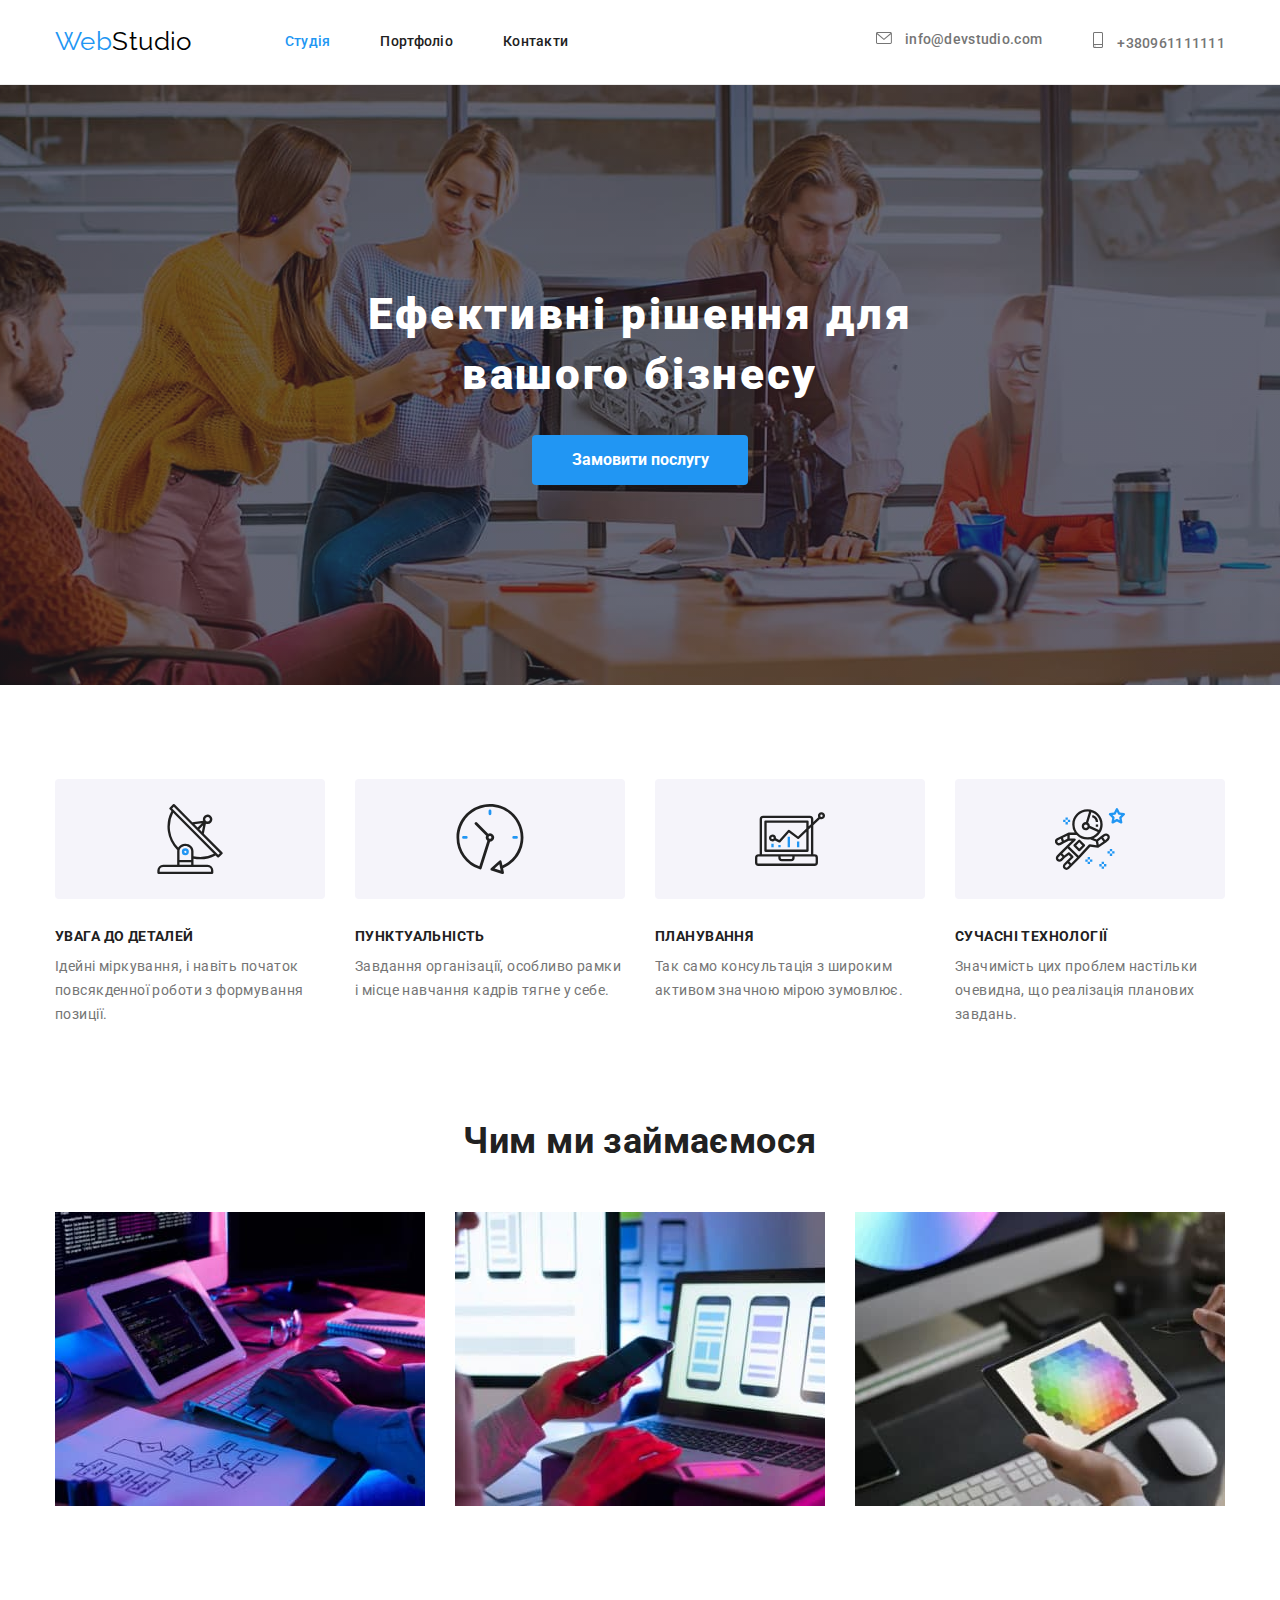
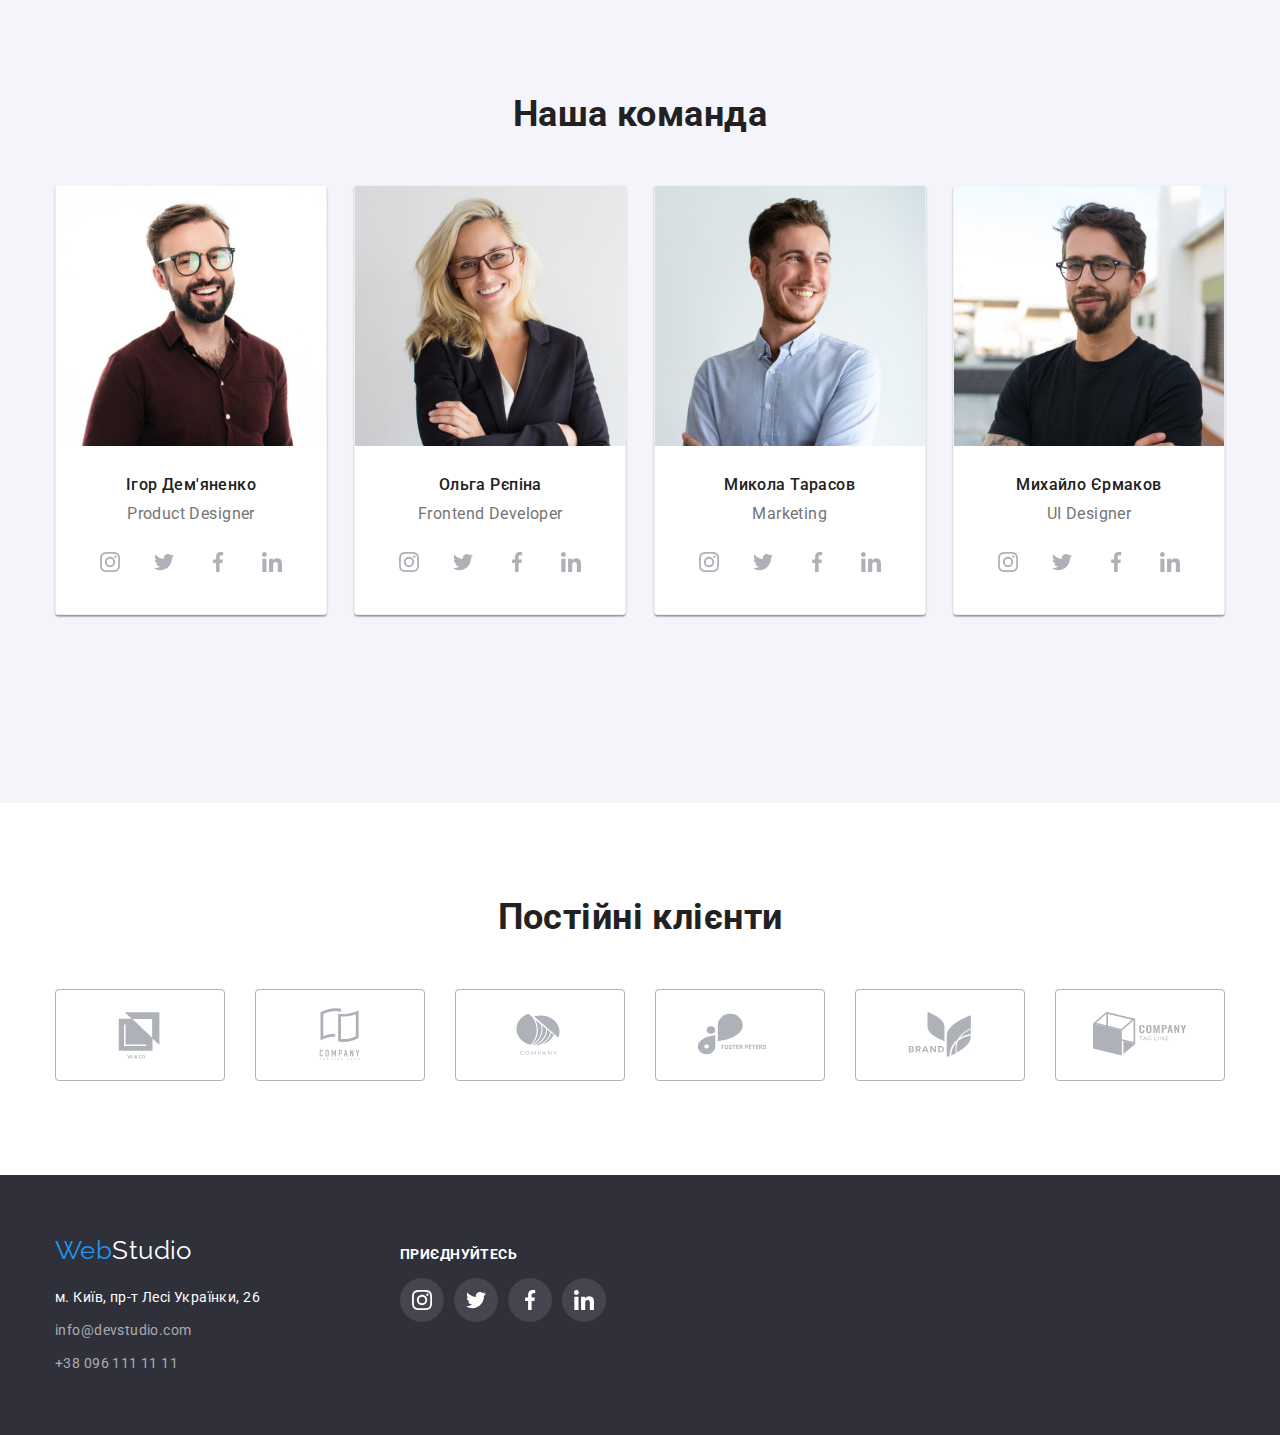
<file: index.html>
<!DOCTYPE html>
<html lang="uk">
  <head>
    <meta charset="UTF-8" />
    <meta http-equiv="X-UA-Compatible" content="IE=edge" />
    <meta name="viewport" content="width=device-width, initial-scale=1.0" />
    <title>Студія</title>
    <link rel="preconnect" href="https://fonts.googleapis.com" />
    <link rel="preconnect" href="https://fonts.gstatic.com" crossorigin />
    <link
      href="https://fonts.googleapis.com/css2?family=Raleway:wght@700&family=Roboto:wght@400;500;700;900&display=swap"
      rel="stylesheet"
    />
    <link rel="stylesheet" href="./css/styles.css" />
  </head>

  <body>
    <!-- Header -->
    <header class="header-section">
      <div class="container main-nav">
        <nav class="nav">
          <a href="index.html" class="logo"
            >Web<span class="studio">Studio</span></a
          >
          <!--Menu-->
          <ul class="list site-nav">
            <li class="point">
              <a href="index.html" class="link current">Студія</a>
            </li>
            <li class="point">
              <a href="portfolio.html" class="link">Портфоліо</a>
            </li>
            <li class="point">
              <a href="index.html" class="link">Контакти</a>
            </li>
          </ul>
        </nav>
        <ul class="contacts-nav list">
          <div class="contact">
            <li class="point">
              <a
                href="“mailto:info@devstudio.com”"
                class="contacts-header link"
              >
                <svg class="contact-icon link" width="16" height="12">
                  <use href="./images/icons.svg#icon-mail"></use>
                </svg>
                <span class="contact-info"> info@devstudio.com </span>
              </a>
            </li>
            <li class="point">
              <a href="“tel:+380961111111”" class="contacts-header link">
                <svg class="contact-icon link" width="12" height="16">
                  <use href="./images/icons.svg#icon-smartphone"></use>
                </svg>
                <span class="contact-info"> +380961111111 </span>
              </a>
            </li>
          </div>
        </ul>
      </div>
    </header>
    <main>
      <section class="hero overlay">
        <div>
          <h1 class="hero-title">
            Ефективні рішення для<br />
            вашого бізнесу
          </h1>
          <button type="button" class="button-second">Замовити послугу</button>
        </div>
      </section>
      <section class="features">
        <div class="container">
          <h2 class="visually-hidden">Переваги</h2>
          <ul class="features-list list">
            <li class="point">
              <div class="icon-features">
                <svg class="" width="70" height="70">
                  <use href="./images/icons.svg#icon-antenna"></use>
                </svg>
              </div>
              <h3 class="title">УВАГА ДО ДЕТАЛЕЙ</h3>
              <p>
                Ідейні міркування, і навіть початок повсякденної роботи з
                формування позиції.
              </p>
            </li>
            <li class="point">
              <div class="icon-features">
                <svg class="" width="70" height="70">
                  <use href="./images/icons.svg#icon-clock"></use>
                </svg>
              </div>
              <h3 class="title">ПУНКТУАЛЬНІСТЬ</h3>
              <p>
                Завдання організації, особливо рамки і місце навчання кадрів
                тягне у себе.
              </p>
            </li>
            <li class="point">
              <div class="icon-features">
                <svg class="" width="70" height="70">
                  <use href="./images/icons.svg#icon-diagram"></use>
                </svg>
              </div>
              <h3 class="title">ПЛАНУВАННЯ</h3>
              <p>
                Так само консультація з широким активом значною мірою зумовлює.
              </p>
            </li>
            <li class="point">
              <div class="icon-features">
                <svg class="" width="70" height="70">
                  <use href="./images/icons.svg#icon-astronaut"></use>
                </svg>
              </div>
              <h3 class="title">СУЧАСНІ ТЕХНОЛОГІЇ</h3>
              <p>
                Значимість цих проблем настільки очевидна, що реалізація
                планових завдань.
              </p>
            </li>
          </ul>
        </div>
      </section>
      <section class="aboutstudio">
        <div class="container">
          <h2 class="second-title">Чим ми займаємося</h2>
          <ul class="about-list list">
            <li class="about-point">
              <img src="./images/box1.jpg" alt="box1" width="370" />
            </li>
            <li class="about-point">
              <img src="./images/box2.jpg" alt="box2" width="370" />
            </li>
            <li class="about-point">
              <img src="./images/box3.jpg" alt="box3" width="370" />
            </li>
          </ul>
        </div>
      </section>
      <section class="aboutworkers">
        <div class="container">
          <h2 class="second-title">Наша команда</h2>
          <div class="team-group">
            <ul class="team-list list">
              <li class="point-worker">
                <img
                  class="worker-image"
                  src="./images/img.jpg"
                  alt="Ігор"
                  width="270"
                />
                <div class="worker">
                  <h3 class="title">Ігор Дем'яненко</h3>
                  <p class="profession">Product Designer</p>
                  <ul class="social-list list">
                    <li class="social-item">
                      <a href="" class="social-link">
                        <svg class="social-icon" width="20" height="20">
                          <use href="./images/icons.svg#icon-instagram"></use>
                        </svg>
                      </a>
                    </li>
                    <li class="social-item">
                      <a href="" class="social-link">
                        <svg class="social-icon" width="20" height="20">
                          <use href="./images/icons.svg#icon-twitter"></use>
                        </svg>
                      </a>
                    </li>
                    <li class="social-item">
                      <a href="" class="social-link">
                        <svg class="social-icon" width="20" height="20">
                          <use href="./images/icons.svg#icon-facebook"></use>
                        </svg>
                      </a>
                    </li>
                    <li class="social-item">
                      <a href="" class="social-link">
                        <svg class="social-icon" width="20" height="20">
                          <use href="./images/icons.svg#icon-linkedin"></use>
                        </svg>
                      </a>
                    </li>
                  </ul>
                </div>
              </li>
              <li class="point-worker">
                <img
                  class="worker-image"
                  src="./images/img1.jpg"
                  alt="Ольга"
                  width="270"
                />
                <div class="worker">
                  <h3 class="title">Ольга Рєпіна</h3>
                  <p class="profession">Frontend Developer</p>
                  <ul class="social-list list">
                    <li class="social-item">
                      <a href="" class="social-link">
                        <svg class="social-icon" width="20" height="20">
                          <use href="./images/icons.svg#icon-instagram"></use>
                        </svg>
                      </a>
                    </li>
                    <li class="social-item">
                      <a href="" class="social-link">
                        <svg class="social-icon" width="20" height="20">
                          <use href="./images/icons.svg#icon-twitter"></use>
                        </svg>
                      </a>
                    </li>
                    <li class="social-item">
                      <a href="" class="social-link">
                        <svg class="social-icon" width="20" height="20">
                          <use href="./images/icons.svg#icon-facebook"></use>
                        </svg>
                      </a>
                    </li>
                    <li class="social-item">
                      <a href="" class="social-link">
                        <svg class="social-icon" width="20" height="20">
                          <use href="./images/icons.svg#icon-linkedin"></use>
                        </svg>
                      </a>
                    </li>
                  </ul>
                </div>
              </li>
              <li class="point-worker">
                <img
                  class="worker-image"
                  src="./images/img2.jpg"
                  alt="Микола"
                  width="270"
                />
                <div class="worker">
                  <h3 class="title">Микола Тарасов</h3>
                  <p class="profession">Marketing</p>
                  <ul class="social-list list">
                    <li class="social-item">
                      <a href="" class="social-link">
                        <svg class="social-icon" width="20" height="20">
                          <use href="./images/icons.svg#icon-instagram"></use>
                        </svg>
                      </a>
                    </li>
                    <li class="social-item">
                      <a href="" class="social-link">
                        <svg class="social-icon" width="20" height="20">
                          <use href="./images/icons.svg#icon-twitter"></use>
                        </svg>
                      </a>
                    </li>
                    <li class="social-item">
                      <a href="" class="social-link">
                        <svg class="social-icon" width="20" height="20">
                          <use href="./images/icons.svg#icon-facebook"></use>
                        </svg>
                      </a>
                    </li>
                    <li class="social-item">
                      <a href="" class="social-link">
                        <svg class="social-icon" width="20" height="20">
                          <use href="./images/icons.svg#icon-linkedin"></use>
                        </svg>
                      </a>
                    </li>
                  </ul>
                </div>
              </li>
              <li class="point-worker">
                <img
                  class="worker-image"
                  src="./images/img3.jpg"
                  alt="Михайло"
                  width="270"
                />
                <div class="worker">
                  <h3 class="title">Михайло Єрмаков</h3>
                  <p class="profession">UI Designer</p>
                  <ul class="social-list list">
                    <li class="social-item">
                      <a href="" class="social-link">
                        <svg class="social-icon" width="20" height="20">
                          <use href="./images/icons.svg#icon-instagram"></use>
                        </svg>
                      </a>
                    </li>
                    <li class="social-item">
                      <a href="" class="social-link">
                        <svg class="social-icon" width="20" height="20">
                          <use href="./images/icons.svg#icon-twitter"></use>
                        </svg>
                      </a>
                    </li>
                    <li class="social-item">
                      <a href="" class="social-link">
                        <svg class="social-icon" width="20" height="20">
                          <use href="./images/icons.svg#icon-facebook"></use>
                        </svg>
                      </a>
                    </li>
                    <li class="social-item">
                      <a href="" class="social-link">
                        <svg class="social-icon" width="20" height="20">
                          <use href="./images/icons.svg#icon-linkedin"></use>
                        </svg>
                      </a>
                    </li>
                  </ul>
                </div>
              </li>
            </ul>
          </div>
        </div>
      </section>
      <section class="clients-section">
        <div class="container">
          <h2 class="second-title">Постійні клієнти</h2>
          <ul class="clients-list list">
            <li class="clients-item">
              <a href="" class="clients-link">
                <svg class="clients-icon" width="106" height="60">
                  <use href="./images/icons.svg#icon-logo1"></use>
                </svg>
              </a>
            </li>
            <li class="clients-item">
              <a href="" class="clients-link">
                <svg class="clients-icon" width="106" height="60">
                  <use href="./images/icons.svg#icon-logo2"></use>
                </svg>
              </a>
            </li>
            <li class="clients-item">
              <a href="" class="clients-link">
                <svg class="clients-icon" width="106" height="60">
                  <use href="./images/icons.svg#icon-logo3"></use>
                </svg>
              </a>
            </li>
            <li class="clients-item">
              <a href="" class="clients-link">
                <svg class="clients-icon" width="106" height="60">
                  <use href="./images/icons.svg#icon-logo4"></use>
                </svg>
              </a>
            </li>
            <li class="clients-item">
              <a href="" class="clients-link">
                <svg class="clients-icon" width="106" height="60">
                  <use href="./images/icons.svg#icon-logo5"></use>
                </svg>
              </a>
            </li>
            <li class="clients-item">
              <a href="" class="clients-link">
                <svg class="clients-icon" width="106" height="60">
                  <use href="./images/icons.svg#icon-logo6"></use>
                </svg>
              </a>
            </li>
          </ul>
        </div>
      </section>
    </main>
    <footer class="footer">
      <div class="container-footer">
        <div class="footer-contact">
          <a href="index.html" class="logo"
            >Web<span class="studio">Studio</span></a
          >
          <address>
            <ul class="footer-contact list">
              <li class="address-footer list">
                <a
                  href="https://goo.gl/maps/FLeEGHx3J3ZAgPzL9"
                  target="_blank"
                  rel="noopener noreferrer nofollow"
                  >м. Київ, пр-т Лесі Українки, 26</a
                >
              </li>
              <li class="mailme-footer list">
                <a href="mailto:info@devstudio.com">info@devstudio.com</a>
              </li>
              <li class="contacts-footer list">
                <a href="tel:+38 096 111 11 11">+38 096 111 11 11</a>
              </li>
            </ul>
          </address>
        </div>
        <div class="footer-social">
          <strong class="second-section">приєднуйтесь</strong>
          <ul class="social-list list">
            <li class="social-item">
              <a href="" class="social-link-footer">
                <svg class="icon-footer" width="20" height="20">
                  <use href="./images/icons.svg#icon-instagram"></use>
                </svg>
              </a>
            </li>
            <li class="social-item">
              <a href="" class="social-link-footer">
                <svg class="icon-footer" width="20" height="20">
                  <use href="./images/icons.svg#icon-twitter"></use>
                </svg>
              </a>
            </li>
            <li class="social-item">
              <a href="" class="social-link-footer">
                <svg class="icon-footer" width="20" height="20">
                  <use href="./images/icons.svg#icon-facebook"></use>
                </svg>
              </a>
            </li>
            <li class="social-item">
              <a href="" class="social-link-footer">
                <svg class="icon-footer" width="20" height="20">
                  <use href="./images/icons.svg#icon-linkedin"></use>
                </svg>
              </a>
            </li>
          </ul>
        </div>
      </div>
    </footer>
  </body>
</html>
</file>
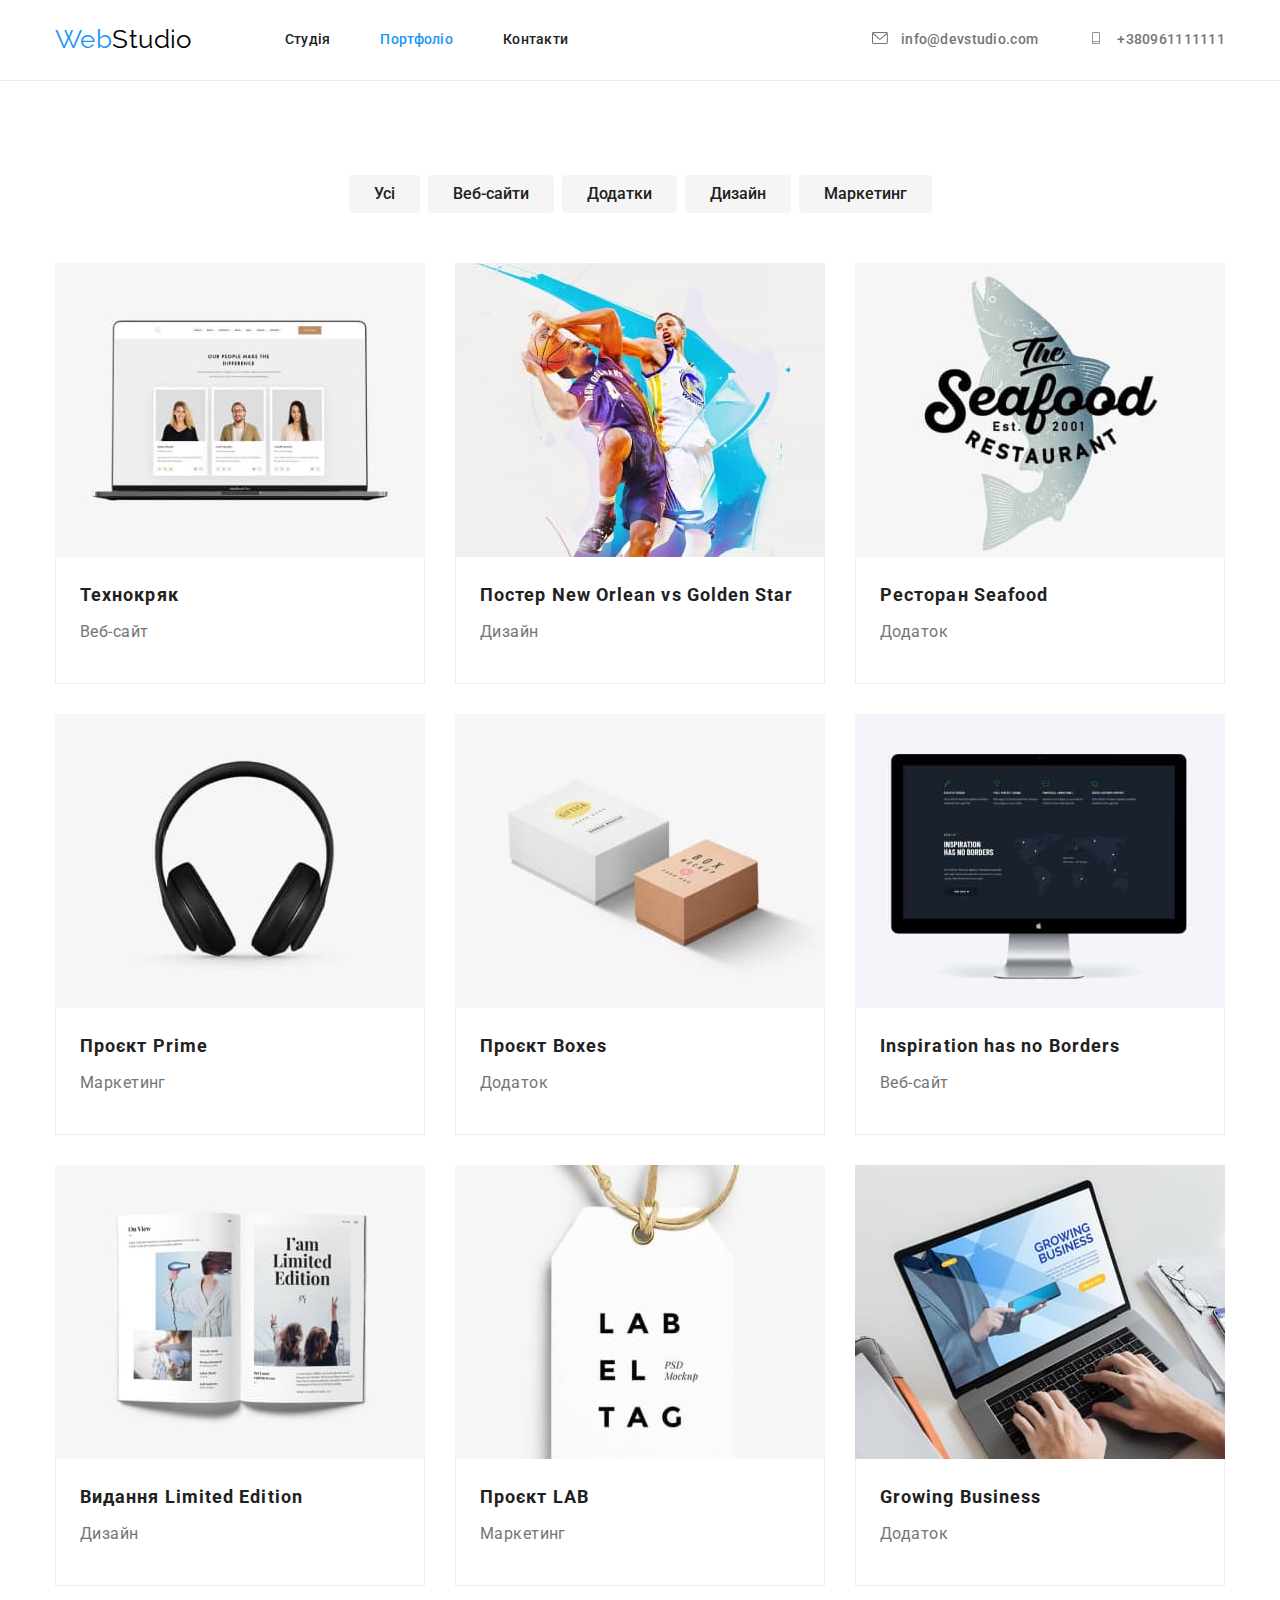
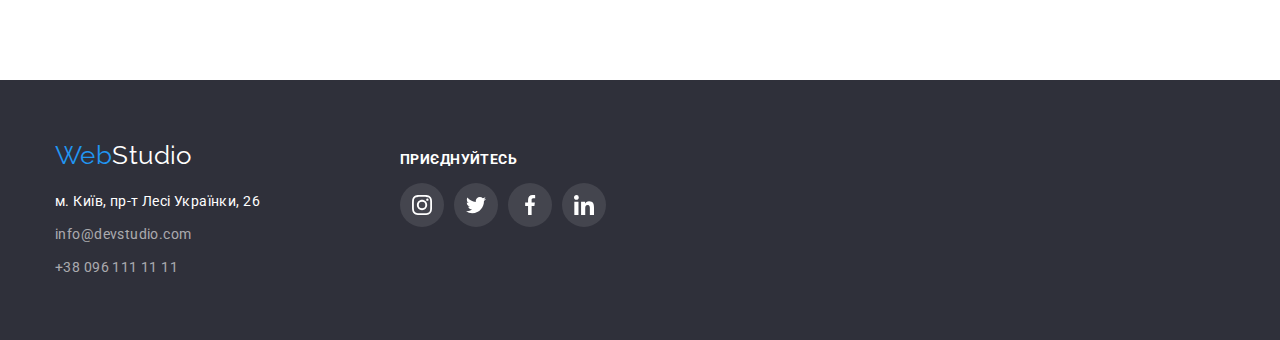
<file: portfolio.html>
<!DOCTYPE html>
<html lang="en">
  <head>
    <meta charset="UTF-8" />
    <meta http-equiv="X-UA-Compatible" content="IE=edge" />
    <meta name="viewport" content="width=device-width, initial-scale=1.0" />
    <title>Портфоліо</title>
    <link rel="preconnect" href="https://fonts.googleapis.com" />
    <link rel="preconnect" href="https://fonts.gstatic.com" crossorigin />
    <link
      href="https://fonts.googleapis.com/css2?family=Raleway:wght@700&family=Roboto:wght@400;500;700;900&display=swap"
      rel="stylesheet"
    />
    <link
      rel="stylesheet"
      href="https://cdnjs.cloudflare.com/ajax/libs/modern-normalize/1.1.0/modern-normalize.min.css"
    />
    <link rel="stylesheet" href="./css/styles.css" />
  </head>
  <body>
    <!-- Header -->
    <header class="header-section">
      <div class="container main-nav">
        <nav class="nav">
          <a href="index.html" class="logo"
            >Web<span class="studio">Studio</span></a
          >
          <!--Menu-->
          <ul class="list site-nav">
            <li class="point">
              <a href="index.html" class="link">Студія</a>
            </li>
            <li class="point">
              <a href="portfolio.html" class="link current">Портфоліо</a>
            </li>
            <li class="point">
              <a href="index.html" class="link">Контакти</a>
            </li>
          </ul>
        </nav>
        <ul class="contacts-nav list">
          <div class="contact">
            <li class="point">
              <a
                href="“mailto:info@devstudio.com”"
                class="contacts-header link"
              >
                <svg class="contact-icon link" width="16" height="12">
                  <use href="./images/icons.svg#icon-mail"></use>
                </svg>
                <span class="contact-info"> info@devstudio.com </span>
              </a>
            </li>
            <li class="point">
              <a href="“tel:+380961111111”" class="contacts-header link">
                <svg class="contact-icon link" width="16" height="12">
                  <use href="./images/icons.svg#icon-smartphone"></use>
                </svg>
                <span class="contact-info"> +380961111111 </span>
              </a>
            </li>
          </div>
        </ul>
      </div>
    </header>
    <main>
      <section class="applications">
        <div class="container">
          <h1 class="visually-hidden">Додатки</h1>
          <ul class="projects list">
            <li class="point">
              <button type="button" class="button-primary">Усі</button>
            </li>
            <li class="point">
              <button type="button" class="button-primary">Веб-сайти</button>
            </li>
            <li class="point">
              <button type="button" class="button-primary">Додатки</button>
            </li>
            <li class="point">
              <button type="button" class="button-primary">Дизайн</button>
            </li>
            <li class="point">
              <button type="button" class="button-primary">Маркетинг</button>
            </li>
          </ul>
          <ul class="applications-list list">
            <li class="point">
              <a class="application-card">
                <img
                  class="image"
                  src="images/image1.jpg"
                  alt="img1"
                  width="370"
                  height="294"
                />
                <div class="aboutapp">
                  <h2 class="second-title">Технокряк</h2>
                  <p class="third-title">Веб-сайт</p>
                </div>
              </a>
            </li>
            <li class="point">
              <a class="application-card">
                <img
                  class="image"
                  src="./images/image2.jpg"
                  alt="img2"
                  width="370"
                  height="294"
                />
                <div class="aboutapp">
                  <h2 class="second-title">Постер New Orlean vs Golden Star</h2>
                  <p class="third-title">Дизайн</p>
                </div>
              </a>
            </li>
            <li class="point">
              <a class="application-card">
                <img
                  class="image"
                  src="./images/image3.jpg"
                  alt="img3"
                  width="370"
                  height="294"
                />
                <div class="aboutapp">
                  <h2 class="second-title">Ресторан Seafood</h2>
                  <p class="third-title">Додаток</p>
                </div>
              </a>
            </li>
            <li class="point">
              <a class="application-card">
                <img
                  class="image"
                  src="./images/image4.jpg"
                  alt="img4"
                  width="370"
                  height="294"
                />
                <div class="aboutapp">
                  <h2 class="second-title">Проєкт Prime</h2>
                  <p class="third-title">Маркетинг</p>
                </div>
              </a>
            </li>
            <li class="point">
              <a class="application-card">
                <img
                  class="image"
                  src="./images/image5.jpg"
                  alt="img5"
                  width="370"
                  height="294"
                />
                <div class="aboutapp">
                  <h2 class="second-title">Проєкт Boxes</h2>
                  <p class="third-title">Додаток</p>
                </div>
              </a>
            </li>
            <li class="point">
              <a class="application-card">
                <img
                  class="image"
                  src="./images/image6.jpg"
                  alt="img6"
                  width="370"
                  height="294"
                />
                <div class="aboutapp">
                  <h2 class="second-title">Inspiration has no Borders</h2>
                  <p class="third-title">Веб-сайт</p>
                </div>
              </a>
            </li>
            <li class="point">
              <a class="application-card">
                <img
                  class="image"
                  src="./images/image7.jpg"
                  alt="img7"
                  width="370"
                  height="294"
                />
                <div class="aboutapp">
                  <h2 class="second-title">Видання Limited Edition</h2>
                  <p class="third-title">Дизайн</p>
                </div>
              </a>
            </li>
            <li class="point">
              <a class="application-card">
                <img
                  class="image"
                  src="./images/image8.jpg"
                  alt="img8"
                  width="370"
                  height="294"
                />
                <div class="aboutapp">
                  <h2 class="second-title">Проєкт LAB</h2>
                  <p class="third-title">Маркетинг</p>
                </div>
              </a>
            </li>
            <li class="point">
              <a class="application-card">
                <img
                  class="image"
                  src="./images/image9.jpg"
                  alt="img9"
                  width="370"
                  height="294"
                />
                <div class="aboutapp">
                  <h2 class="second-title">Growing Business</h2>
                  <p class="third-title">Додаток</p>
                </div>
              </a>
            </li>
          </ul>
        </div>
      </section>
    </main>
    <footer class="footer">
      <div class="container-footer">
        <div class="footer-contact">
          <a href="index.html" class="logo"
            >Web<span class="studio">Studio</span></a
          >
          <address>
            <ul class="footer-contact list">
              <li class="address-footer list">
                <a
                  href="https://goo.gl/maps/FLeEGHx3J3ZAgPzL9"
                  target="_blank"
                  rel="noopener noreferrer nofollow"
                  >м. Київ, пр-т Лесі Українки, 26</a
                >
              </li>
              <li class="mailme-footer list">
                <a href="mailto:info@devstudio.com">info@devstudio.com</a>
              </li>
              <li class="contacts-footer list">
                <a href="tel:+38 096 111 11 11">+38 096 111 11 11</a>
              </li>
            </ul>
          </address>
        </div>
        <div class="footer-social">
          <strong class="second-section">приєднуйтесь</strong>
          <ul class="social-list list">
            <li class="social-item">
              <a href="" class="social-link-footer">
                <svg class="icon-footer" width="20" height="20">
                  <use href="./images/icons.svg#icon-instagram"></use>
                </svg>
              </a>
            </li>
            <li class="social-item">
              <a href="" class="social-link-footer">
                <svg class="icon-footer" width="20" height="20">
                  <use href="./images/icons.svg#icon-twitter"></use>
                </svg>
              </a>
            </li>
            <li class="social-item">
              <a href="" class="social-link-footer">
                <svg class="icon-footer" width="20" height="20">
                  <use href="./images/icons.svg#icon-facebook"></use>
                </svg>
              </a>
            </li>
            <li class="social-item">
              <a href="" class="social-link-footer">
                <svg class="icon-footer" width="20" height="20">
                  <use href="./images/icons.svg#icon-linkedin"></use>
                </svg>
              </a>
            </li>
          </ul>
        </div>
      </div>
    </footer>
  </body>
</html>
</file>
<file: css/styles.css>
:root {
  --main-text-color: #757575;
  --title-text-color: #212121;
  --accent-color: #2196f3;
  --primary-color-white: #ffffff;
  --color-black: #000;
  --second-background-color: #f5f4fa;
  --footer-contact-color: rgba(255, 255, 255, 0.6);
  --first-background-color: #188ce8;
  --icon-color: #afb1b8;
}

*,
*::after,
*::before {
  box-sizing: inherit;
}

h1,
h2,
h3,
h4,
h5,
h6,
p {
  margin-top: 0;
}

img {
  display: block;
  max-width: 100%;
  height: auto;
}

html {
  box-sizing: border-box;
}

body {
  background: #ffffff;
  color: var(--main-text-color);
  font-size: 14px;
  font-family: "Roboto", sans-serif;
  letter-spacing: 0.03em;
  margin: 0px;
}

header {
  background-color: var(--primary-color-white);
  border-bottom: 1px solid #ececec;
}

/*HEADER*/
.logo {
  color: var(--accent-color);
  font-family: "Raleway", sans-serif;
  font-size: 26px;
  line-height: 1.19;
  text-decoration: none;
}

.studio {
  color: var(--color-black);
}

.list {
  list-style: none;
  padding: 0;
  margin: 0;
}

.section {
  padding-top: 94px;
  padding-bottom: 94px;
}

.border {
  border-bottom: 1px solid #ececec;
}

.main-nav,
.site-nav,
.nav,
.contacts-nav {
  display: flex;
}

.main-nav {
  align-items: center;
}

.main-nav .logo {
  margin-right: 93px;
  padding-top: 24px;
  padding-bottom: 25px;
}

.site-nav .point a {
  display: block;
  padding-top: 32px;
  padding-bottom: 32px;
}

.site-nav .point + .point {
  margin-left: 50px;
}

.contacts-nav .point + .point {
  margin-left: 50px;
}

.contacts-nav {
  margin-left: auto;
}

.contacts-nav .contacts-header {
  display: block;
  padding-top: 32px;
  padding-bottom: 32px;
}

.site-nav .link {
  color: var(--title-text-color);
  font-weight: 500;
  line-height: 1.14;
  letter-spacing: 0.02em;
  text-decoration: none;
}

.site-nav .link:hover,
.site-nav .link:focus {
  color: var(--accent-color);
}

.site-nav .link.current {
  color: var(--accent-color);
}

.contacts-header {
  color: var(--main-text-color);
  font-weight: 500;
  font-size: 14px;
  line-height: 1.14;
  letter-spacing: 0.02em;
  text-decoration: none;
  display: flex;
  align-items: center;
  justify-content: center;
}

.contact-icon {
  margin-right: 10px;
  fill: currentColor;
}

.contacts-header:hover {
  color: #2196f3;
}

.contact {
  display: inline-flex;
  justify-content: center;
}

/*MAIN*/
.hero {
  padding-top: 200px;
  padding-bottom: 200px;
}

.hero {
  text-align: center;
  background: #2f303a;
}

.overlay {
  max-width: 1600px;
  height: 600px;
  margin-left: auto;
  margin-right: auto;
  background-image: linear-gradient(
      to right,
      rgba(47, 48, 58, 0.4),
      rgba(47, 48, 58, 0.4)
    ),
    url("../images/bcg.jpg");
  background-size: cover;
  background-repeat: no-repeat;
  background-position: center;
}

.hero-title {
  color: var(--primary-color-white);
  font-weight: 900;
  font-size: 44px;
  line-height: 1.36;
  letter-spacing: 0.06em;
  margin-top: 0;
  margin-bottom: 30px;
}

.hero .button {
  font-family: inherit;
  font-size: 16px;
  line-height: 1.87;
  letter-spacing: 0.06em;
  cursor: pointer;
  padding: 10px 32px;
  min-width: 216px;
  border: transparent;
}

.visually-hidden {
  position: absolute;
  width: 1px;
  height: 1px;
  margin: -1px;
  border: 0;
  padding: 0;
  white-space: nowrap;
  clip-path: inset(100%);
  clip: rect(0 0 0 0);
  overflow: hidden;
}

.features {
  padding-top: 94px;
  padding-bottom: 94px;
}

.features-list {
  display: flex;
}

.features-list .point + .point {
  margin-left: 30px;
}

.features-list .title {
  color: var(--title-text-color);
  font-size: 14px;
  line-height: 1.14;
  margin-top: 0;
  margin-bottom: 10px;
  min-width: 270px;
}

.features-list p {
  line-height: 1.71;
  margin-top: 0;
  margin-bottom: 0;
}

.aboutstudio {
  padding-bottom: 94px;
}

.aboutworkers {
  background: #f5f4fa;
  padding-top: 94px;
  padding-bottom: 94px;
}

.team-list {
  display: flex;
  justify-content: space-between;
}

.team-group .team-list .point + .point {
  margin-left: 30px;
}

.team-group .worker {
  padding-top: 30px;
  padding-bottom: 30px;
  background-color: var(--primary-color-white);
}

.second-title {
  color: var(--title-text-color);
  font-size: 36px;
  line-height: 1.16;
  text-decoration: none;
  text-align: center;
  margin-bottom: 50px;
}

.about-list {
  display: flex;
  justify-content: center;
}

.about-point:not(:last-child) {
  margin-right: 30px;
}

.point-worker {
  border: 1px solid #eeeeee;
  border-top: none;
  box-shadow: 0px 1px 3px rgba(0, 0, 0, 0.12), 0px 1px 1px rgba(0, 0, 0, 0.14),
    0px 2px 1px rgba(0, 0, 0, 0.2);
  border-radius: 0px 0px 4px 4px;
}

.team-list {
  padding-bottom: 94px;
}

.team-list .title {
  color: var(--title-text-color);
  font-weight: 500;
  font-size: 16px;
  line-height: 1.18;
  text-align: center;
  margin-top: 0;
  margin-bottom: 10px;
}

.profession {
  color: var(--main-text-color);
  font-weight: 400;
  font-size: 16px;
  line-height: 1.18;
}

.team-list p {
  font-size: 16px;
  line-height: 1.18;
  text-align: center;
  margin-top: 0;
  margin-bottom: 0;
}

.icon-features {
  display: flex;
  align-items: center;
  justify-content: center;
  margin-bottom: 30px;
  border-radius: 4px;
  height: 120px;
  width: 270px;
  background-color: var(--second-background-color);
}

.social-list {
  display: flex;
  align-items: center;
  justify-content: center;
  gap: 10px;
  margin: auto;
  margin-top: 16px;
  padding: 0;
}

.social-item {
  width: 44px;
  height: 44px;
}

.social-link {
  color: var(--icon-color);
  display: flex;
  align-items: center;
  justify-content: center;
  width: 100%;
  height: 100%;
  background: #ffffff;
  border-radius: 50%;
}
.social-icon {
  fill: currentColor;
}

.social-link:hover {
  background-color: var(--accent-color);
  color: #ffffff;
}

.clients-section {
  padding-top: 94px;
  padding-bottom: 94px;
}

.clients-list {
  display: flex;
  justify-content: center;
  align-items: center;
  padding: auto;
  margin: auto;
  gap: 30px;
  padding-left: 0;
  justify-content: center;
  align-items: center;
}

.clients-item {
  display: flex;
  width: 170px;
  height: 92px;
  border: 1px solid #afb1b8;
  border-radius: 4px;
  justify-content: center;
  align-items: center;
}

.clients-link {
  color: var(--icon-color);
  display: flex;
  justify-content: center;
  align-items: center;
  width: 170px;
  height: 92px;
  border-radius: 4px;
}

.clients-icon {
  fill: currentColor;
}
.clients-link:hover {
  border: 1px solid var(--accent-color);
  color: var(--accent-color);
}

/*FOOTER*/
.footer {
  background: #2f303a;
  padding-top: 60px;
  padding-bottom: 60px;
}

.footer .logo {
  display: inline-block;
  margin-bottom: 20px;
}

.footer .studio {
  color: var(--primary-color-white);
}

.footer-contact.list a:hover,
.footer-contact.list a:focus {
  color: var(--accent-color);
}

.footer .address-footer a {
  font-style: normal;
  color: var(--primary-color-white);
  line-height: 1.71;
  text-decoration: none;
}

.footer .contacts-footer a {
  font-style: normal;
  color: var(--footer-contact-color);
  line-height: 1.71;
  text-decoration: none;
}

.footer .mailme-footer a {
  font-style: normal;
  color: var(--footer-contact-color);
  line-height: 1.71;
  text-decoration: none;
}

.address-footer {
  margin-bottom: 9px;
}

.mailme-footer {
  margin-bottom: 9px;
}

.footer-contact {
  margin-right: 70px;
}

.second-section {
  color: #ffffff;
  margin-bottom: 20px;
  font-family: "Roboto";
  font-style: normal;
  font-weight: 700;
  font-size: 14px;
  line-height: 16px;
  letter-spacing: 0.03em;
  text-transform: uppercase;
}

.social-link-footer {
  display: flex;
  align-items: center;
  justify-content: center;
  width: 44px;
  height: 44px;
  background: rgba(255, 255, 255, 0.1);
  border-radius: 50%;
}

.icon-footer {
  fill: #ffffff;
}

.social-link-footer:hover,
.social-link-footer:focus {
  background-color: #2196f3;
}

.button {
  color: var(--primary-color-white);
  background-color: var(--accent-color);
  font-family: inherit;
  cursor: pointer;
  display: inline-block;
  padding: 6px 22px;
  min-width: 73px;
  text-align: center;
}

.button-primary {
  color: var(--title-text-color);
  background-color: var(--second-bg-color);
  cursor: pointer;
  font-family: inherit;
  font-weight: 500;
  font-size: 16px;
  line-height: 1.62;
  padding: 6px 25px;

  border: 0;
  border-color: none;
  border-radius: 4px;
  background: #f5f5f5;
}

.button-second {
  font-family: inherit;
  color: var(--primary-color-white);
  background-color: var(--accent-color);
  cursor: pointer;
  font-size: 16px;
  line-height: 1.87;
  font-weight: 700;
  min-width: 216px;
  height: 50px;

  border: 1px transparent;
  justify-content: center;
  border-radius: 4px;
}

.hero .button-second:hover,
.hero .button-second:focus {
  background-color: var(--first-background-color);
  cursor: pointer;
}

.projects.list .point + .point {
  padding-left: 8px;
}

.projects.list .button {
  font-weight: 500;
  font-size: 16px;
  line-height: 1.62;
}

.projects.list .button-primary:hover,
.projects.list .button-primary:focus {
  color: var(--primary-color-white);
  background-color: var(--accent-color);
  cursor: pointer;
  border: none;
  box-shadow: 0px 3px 1px rgba(0, 0, 0, 0.1), 0px 1px 2px rgba(0, 0, 0, 0.08),
    0px 2px 2px rgba(0, 0, 0, 0.12);
}

.projects.list {
  display: flex;
  justify-content: center;
  margin-bottom: 50px;
}

.projects.list .button {
  border-color: transparent;
}

/*PORTFOLIO*/
.applications {
  padding-top: 94px;
  padding-bottom: 94px;
}

.applications-list {
  display: flex;
  flex-wrap: wrap;
  gap: 30px;
  justify-content: center;
  align-content: center;
}

.applications-list a {
  text-decoration: none;
}

.applications-list .aboutapp {
  padding-top: 20px;
  padding-right: 24px;
  padding-bottom: 20px;
  padding-left: 24px;

  border-bottom: 1px solid #eeeeee;
  border-right: 1px solid #eeeeee;
  border-left: 1px solid #eeeeee;
}

.applications-list .point:nth-last-child(-n + 3) {
  margin-bottom: 0;
}

.applications-list .point:nth-child(3n) {
  margin-right: 0;
}

.applications-list .image {
  display: block;
}

.applications-list .point {
  width: calc((100% - 60px) / 3);
}

.applications-list .point {
  background: #ffffff;
}

.application-card {
  display: block;
}

.application-card:hover,
.application-card:focus {
  box-shadow: 0px 1px 1px rgba(0, 0, 0, 0.12), 0px 4px 4px rgba(0, 0, 0, 0.06),
    1px 4px 6px rgba(0, 0, 0, 0.16);
}

.applications-list .second-title {
  color: var(--title-text-color);
  font-size: 18px;
  line-height: 2;
  font-family: inherit;
  letter-spacing: 0.06em;

  margin-bottom: 4px;
  text-align: left;
}

.applications-list .third-title {
  font-weight: 400;
  color: var(--main-text-color);
  font-size: 16px;
  font-family: inherit;

  line-height: 1.87;
  text-align: left;
}

.container {
  width: 1200px;
  padding-left: 15px;
  padding-right: 15px;
  margin-left: auto;
  margin-right: auto;
}

.container-footer {
  width: 1200px;
  padding-left: 15px;
  padding-right: 15px;
  margin-left: auto;
  margin-right: auto;
  display: flex;
  align-items: baseline;
}
</file>
